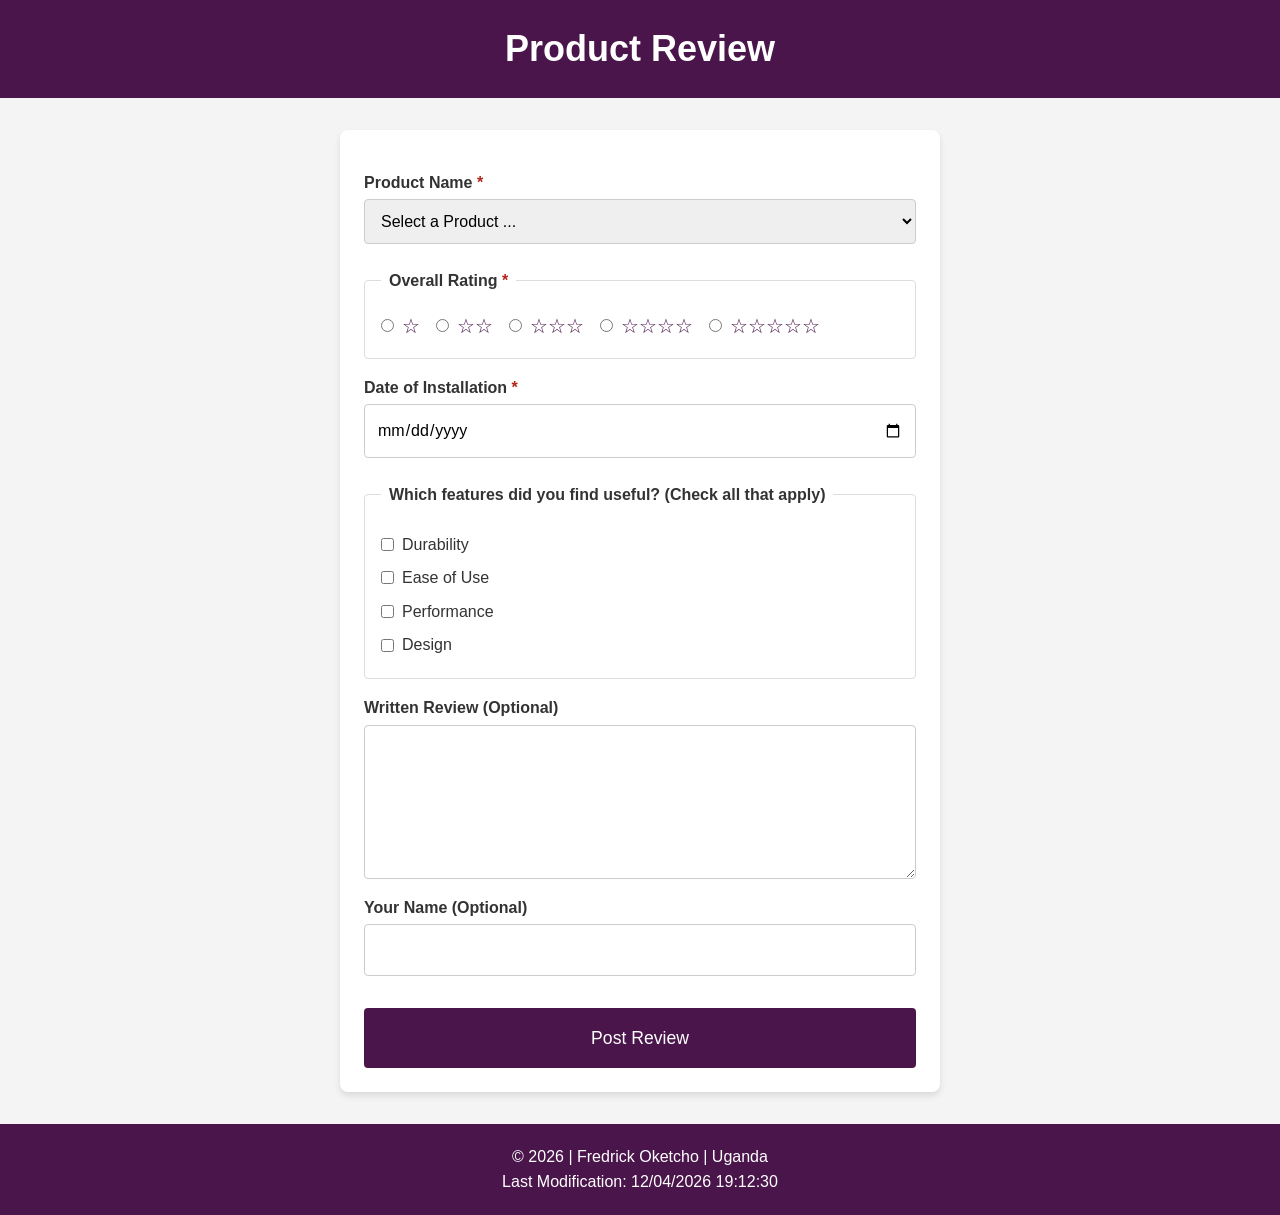
<file: form.html>
<!DOCTYPE html>
<html lang="en">
<head>
    <meta charset="UTF-8">
    <meta name="viewport" content="width=device-width, initial-scale=1.0">
    <meta name="description" content="Use this product review form to rate an item, select useful features, and share your feedback.">
    <meta name="author" content="Fredrick Oketcho">
    <title>Product Review Form</title>
    <link rel="stylesheet" href="styles/form.css">
    <script src="scripts/form.js" defer></script>
</head>
<body>
    <header>
        <h1>Product Review</h1>
    </header>
    <main>
        <form method="get" action="review.html">
            <label for="product-name">Product Name <span class="required">*</span></label>
            <select id="product-name" name="productName" required>
                <option value="" disabled selected>Select a Product ...</option>
            </select>

            <fieldset>
                <legend>Overall Rating <span class="required">*</span></legend>
                <div class="rating-container">
                    <label for="rating-1"><input type="radio" id="rating-1" name="rating" value="1" required><span aria-hidden="true">&#9734;</span><span class="sr-only">1 star</span></label>
                    <label for="rating-2"><input type="radio" id="rating-2" name="rating" value="2" required><span aria-hidden="true">&#9734;&#9734;</span><span class="sr-only">2 stars</span></label>
                    <label for="rating-3"><input type="radio" id="rating-3" name="rating" value="3" required><span aria-hidden="true">&#9734;&#9734;&#9734;</span><span class="sr-only">3 stars</span></label>
                    <label for="rating-4"><input type="radio" id="rating-4" name="rating" value="4" required><span aria-hidden="true">&#9734;&#9734;&#9734;&#9734;</span><span class="sr-only">4 stars</span></label>
                    <label for="rating-5"><input type="radio" id="rating-5" name="rating" value="5" required><span aria-hidden="true">&#9734;&#9734;&#9734;&#9734;&#9734;</span><span class="sr-only">5 stars</span></label>
                </div>
            </fieldset>

            <label for="install-date">Date of Installation <span class="required">*</span></label>
            <input type="date" id="install-date" name="installDate" required>

            <fieldset>
                <legend>Which features did you find useful? (Check all that apply)</legend>
                <label for="feature-durability"><input type="checkbox" id="feature-durability" name="features" value="durability"> Durability</label>
                <label for="feature-ease"><input type="checkbox" id="feature-ease" name="features" value="ease-of-use"> Ease of Use</label>
                <label for="feature-performance"><input type="checkbox" id="feature-performance" name="features" value="performance"> Performance</label>
                <label for="feature-design"><input type="checkbox" id="feature-design" name="features" value="design"> Design</label>
            </fieldset>

            <label for="written-review">Written Review (Optional)</label>
            <textarea id="written-review" name="writtenReview" rows="5"></textarea>

            <label for="user-name">Your Name (Optional)</label>
            <input type="text" id="user-name" name="userName" autocomplete="name">

            <input type="submit" value="Post Review">
        </form>
    </main>
    <footer>
        <p>&copy; <span id="currentyear"></span> | Fredrick Oketcho | Uganda</p>
        <p>Last Modification: <span id="last-modified"></span></p>
    </footer>
</body>
</html>
</file>
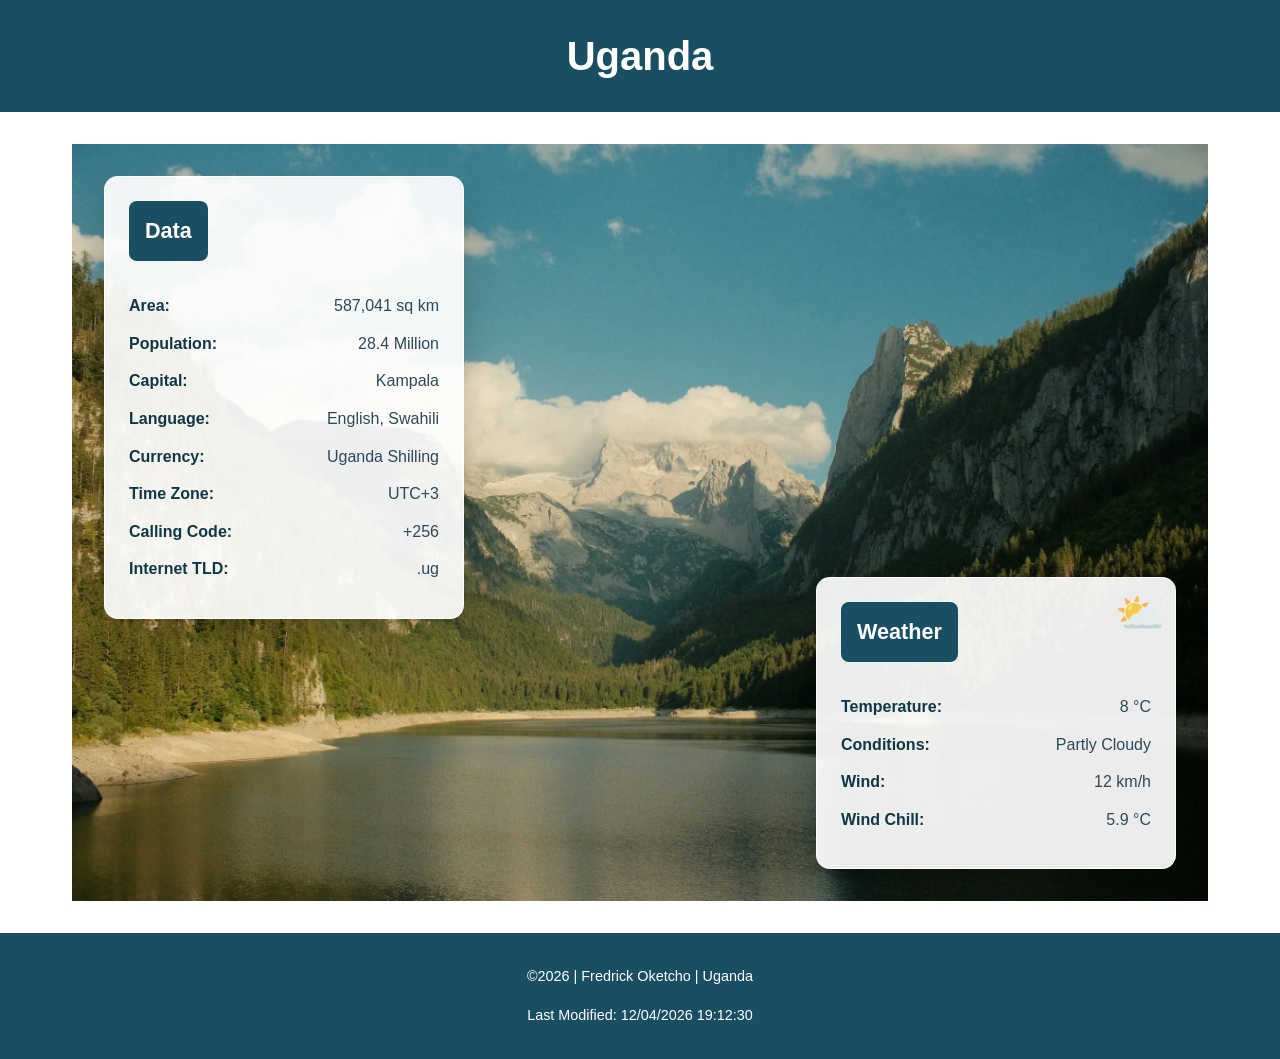
<file: place.html>
<!DOCTYPE html>
<html lang="en">
<head>
    <meta charset="UTF-8">
    <meta name="viewport" content="width=device-width, initial-scale=1.0">
    <meta name="author" content="Fredrick Oketcho">
    <title>Uganda</title>
    <meta name="description" content="An informational page about Uganda featuring local facts and current weather conditions.">
    <link rel="stylesheet" href="styles/place.css">
    <script src="scripts/place.js" defer></script>
</head>
<body>
    <header>
        <h1>Uganda</h1>
    </header>

    <main>
        <div class="hero-container">
            <picture>
                <source srcset="./images/hero-large.webp" media="(min-width: 1200px)">
                <img src="./images/hero-small.webp" srcset="./images/hero-small.webp 600w, ./images/hero-large.webp 1200w" sizes="100vw" alt="Beautiful landscape of Uganda with rolling hills and vegetation" loading="lazy">
            </picture>
 
            <section class="card data-card">
                <h2>Data</h2>
                <ul>
                    <li><span class="label">Area:</span> <span class="value">587,041 sq km</span></li>
                    <li><span class="label">Population:</span> <span class="value">28.4 Million</span></li>
                    <li><span class="label">Capital:</span> <span class="value">Kampala</span></li>
                    <li><span class="label">Language:</span> <span class="value">English, Swahili</span></li>
                    <li><span class="label">Currency:</span> <span class="value">Uganda Shilling</span></li>
                    <li><span class="label">Time Zone:</span> <span class="value">UTC+3</span></li>
                    <li><span class="label">Calling Code:</span> <span class="value">+256</span></li>
                    <li><span class="label">Internet TLD:</span> <span class="value">.ug</span></li>
                </ul>
            </section>

            <section class="card weather-card">
                <h2>Weather</h2>
                <div class="weather-icon-mobile" aria-hidden="true"></div>
                <ul>
                    <li><span class="label">Temperature:</span> <span class="value" id="temp">8 °C</span></li>
                    <li><span class="label">Conditions:</span> <span class="value">Partly Cloudy</span></li>
                    <li><span class="label">Wind:</span> <span class="value" id="wind">12 km/h</span></li>
                    <li><span class="label">Wind Chill:</span> <span class="value" id="wind-chill">N/A</span></li>
                </ul>
            </section>
        </div>
    </main>

    <footer>
        <p>&copy;<span id="currentyear"></span> | Fredrick Oketcho | Uganda</p>
        <p id="lastModified"></p>
    </footer>
</body>
</html>
</file>
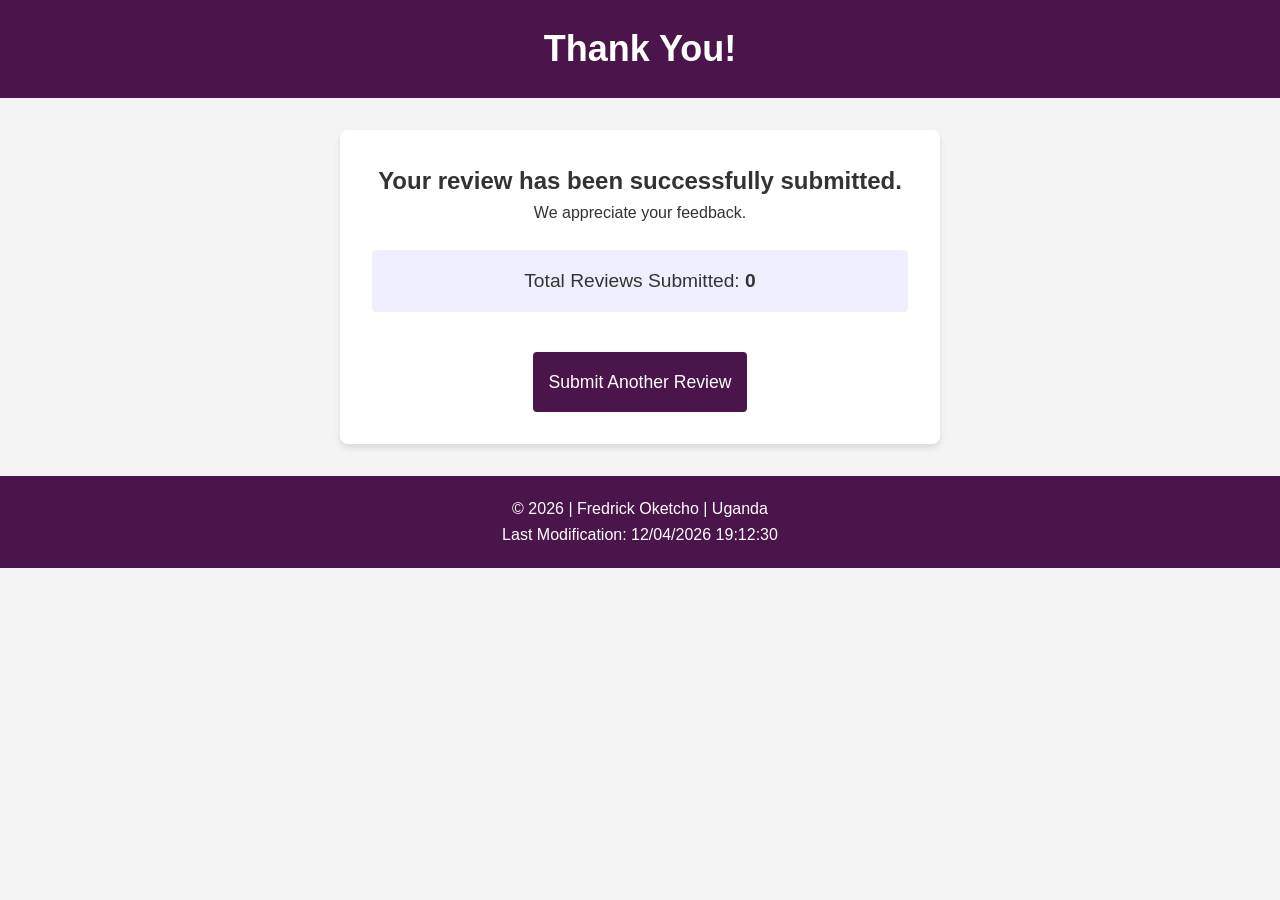
<file: review.html>
<!DOCTYPE html>
<html lang="en">
<head>
    <meta charset="UTF-8">
    <meta name="viewport" content="width=device-width, initial-scale=1.0">
    <meta name="description" content="Confirmation page for a submitted product review, including the total number of reviews received.">
    <meta name="author" content="Fredrick Oketcho">
    <title>Review Submitted</title>
    <link rel="stylesheet" href="styles/form.css">
    <script src="scripts/review.js" defer></script>
</head>
<body>
    <header>
        <h1>Thank You!</h1>
    </header>
    <main class="confirmation">
        <h2>Your review has been successfully submitted.</h2>
        <p>We appreciate your feedback.</p>
        <p class="counter-box">Total Reviews Submitted: <strong id="review-counter">0</strong></p>
        <a class="button-link" href="form.html">Submit Another Review</a>
    </main>
    <footer>
        <p>&copy; <span id="currentyear"></span> | Fredrick Oketcho | Uganda</p>
        <p>Last Modification: <span id="last-modified"></span></p>
    </footer>
</body>
</html>
</file>
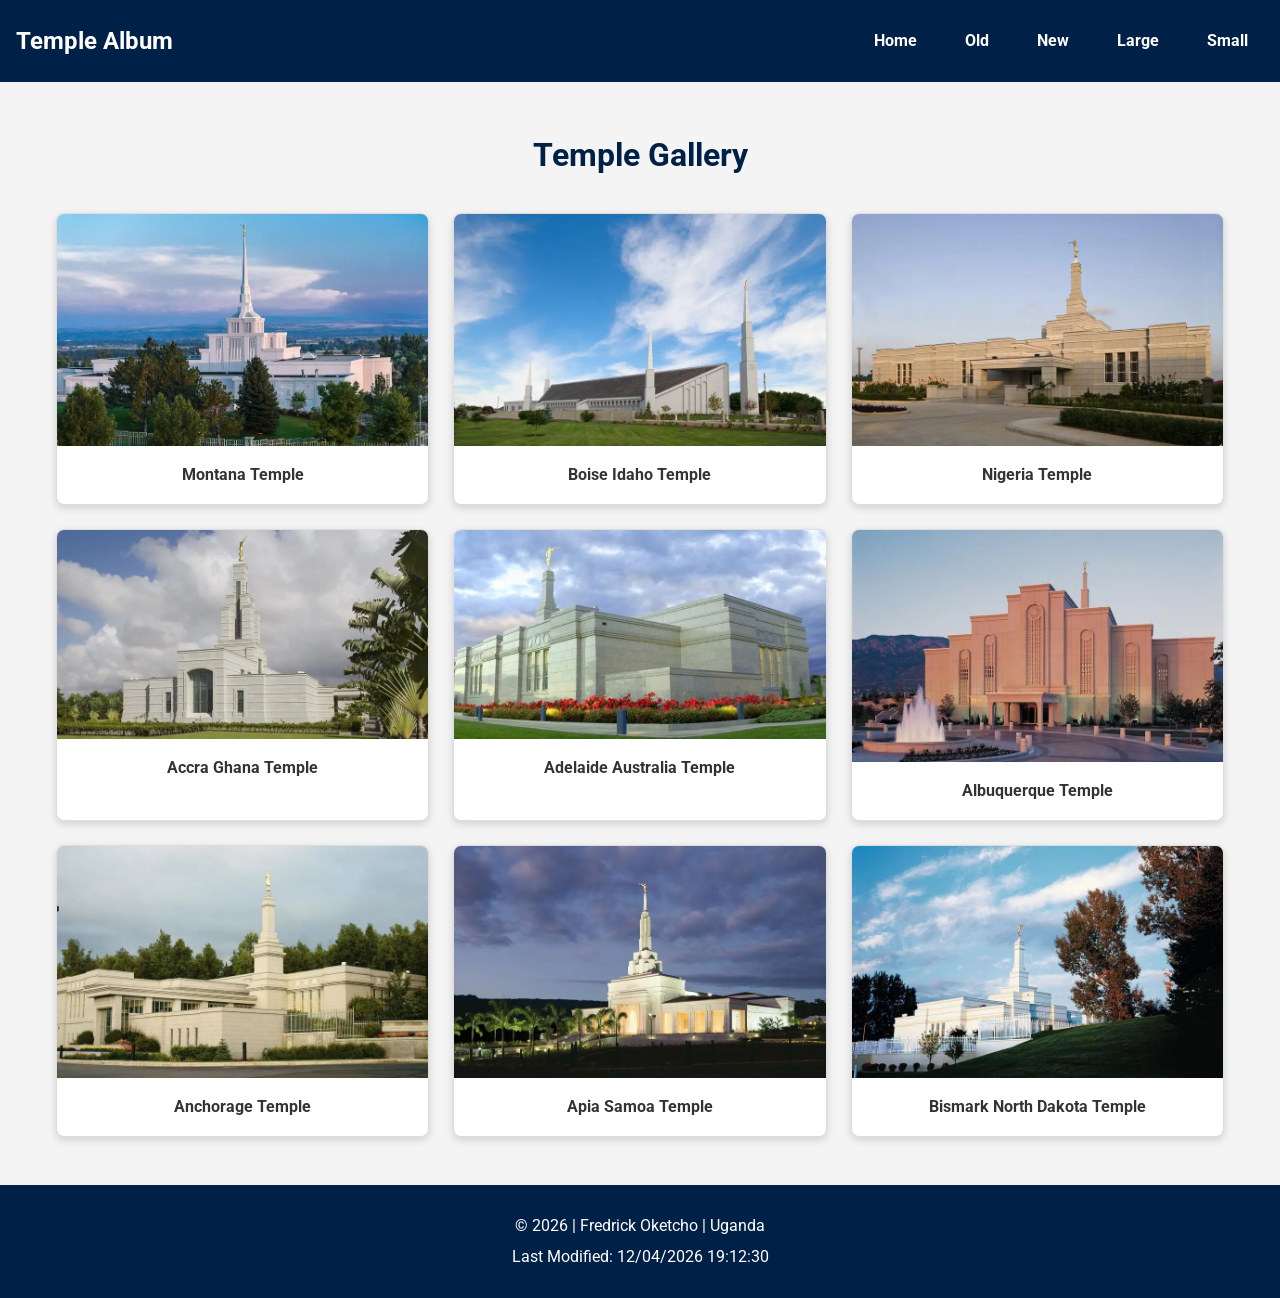
<file: temples.html>
<!DOCTYPE html>
<html lang="en">
<head>
    <meta charset="UTF-8">
    <meta name="viewport" content="width=device-width, initial-scale=1.0">

    <title>Temple Album</title>

    <meta name="description" content="Responsive Temple Picture Album for WDD 131 Dynamic Web Fundamentals">
    <meta name="author" content="Fredrick Oketcho">

    <!-- Google Fonts -->
    <link rel="preconnect" href="https://fonts.googleapis.com">
    <link rel="preconnect" href="https://fonts.gstatic.com" crossorigin>
    <link href="https://fonts.googleapis.com/css2?family=Roboto:wght@400;700&display=swap" rel="stylesheet">

    <!-- CSS -->
    <link rel="stylesheet" href="styles/temples.css">
    <link rel="stylesheet" href="styles/temples-large.css">

    <!-- JavaScript -->
    <script src="scripts/temples.js" defer></script>
</head>

<body>

<header>

    <h2>Temple Album</h2>

    <button id="menu" aria-label="Toggle Navigation"></button>

    <nav id="main-nav">
        <a href="#">Home</a>
        <a href="#">Old</a>
        <a href="#">New</a>
        <a href="#">Large</a>
        <a href="#">Small</a>
    </nav>

</header>

<main>

    <h1>Temple Gallery</h1>

    <div class="gallery-grid">

        <figure>
            <img src="images/billings-montana-temple.webp" alt="Montana Temple">
            <figcaption>Montana Temple</figcaption>
        </figure>

        <figure>
            <img src="images/boise-idaho-temple.webp" alt="Boise Idaho Temple">
            <figcaption>Boise Idaho Temple</figcaption>
        </figure>

        <figure>
            <img src="images/aba-nigeria-temple.webp" alt="Nigeria Temple">
            <figcaption>Nigeria Temple</figcaption>
        </figure>

        <figure>
            <img src="images/accra-ghana-temple.webp" alt="Accra Ghana Temple">
            <figcaption>Accra Ghana Temple</figcaption>
        </figure>

        <figure>
            <img src="images/adelaide-australia-temple.webp" alt="Adelaide Australia Temple">
            <figcaption>Adelaide Australia Temple</figcaption>
        </figure>

        <figure>
            <img src="images/albuquerque-temple.webp" alt="Albuquerque Temple">
            <figcaption>Albuquerque Temple</figcaption>
        </figure>

        <figure>
            <img src="images/anchorage-temple.webp" alt="Anchorage Temple">
            <figcaption>Anchorage Temple</figcaption>
        </figure>

        <figure>
            <img src="images/apia-samoa-temple.webp" alt="Apia Samoa Temple">
            <figcaption>Apia Samoa Temple</figcaption>
        </figure>

        <figure>
            <img src="images/north-dakota-temple.webp" alt="Bismark North Dakota Temple">
            <figcaption>Bismark North Dakota Temple</figcaption>
        </figure>

    </div>

</main>

<footer>
    <p>&copy; <span id="currentyear"></span> | Fredrick Oketcho | Uganda</p>
    <p id="lastModified"></p>
</footer>

</body>
</html>
</file>
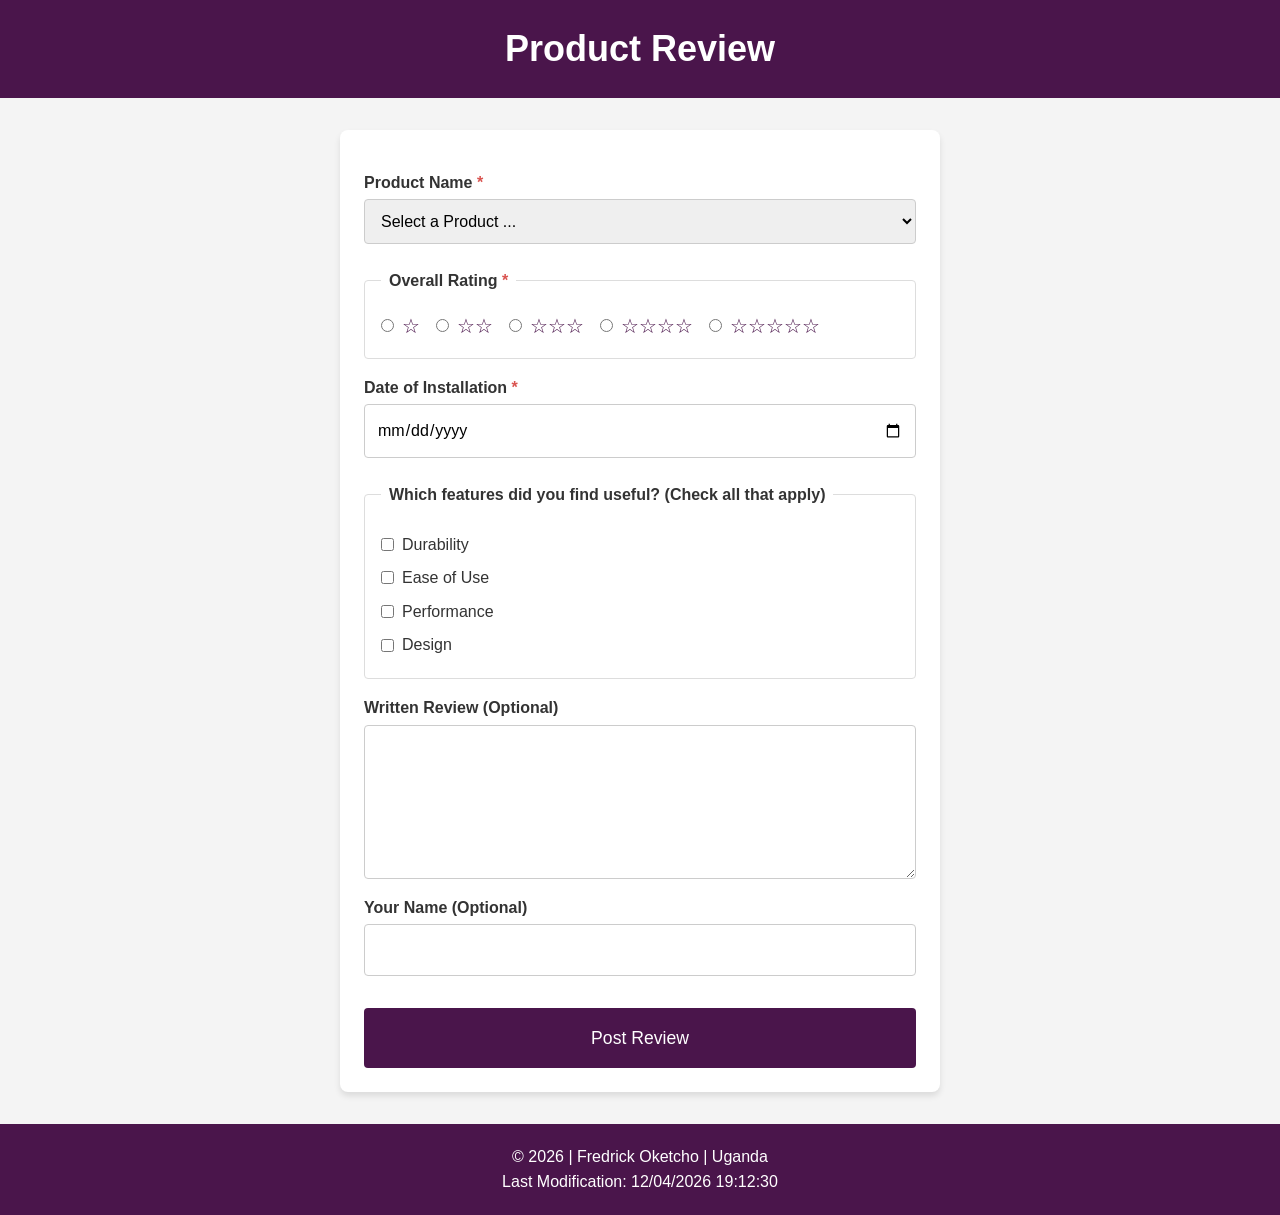
<file: project/form.html>
<!DOCTYPE html>
<html lang="en">
<head>
    <meta charset="UTF-8">
    <meta name="viewport" content="width=device-width, initial-scale=1.0">
    <meta name="description" content="Submit a review for one of our products.">
    <title>Product Review Form</title>
    <link rel="stylesheet" href="styles/form.css">
    <script src="scripts/form.js" defer></script>
</head>
<body>
    <header>
        <h1>Product Review</h1>
    </header>
    <main>
        <form method="get" action="review.html">
            <label for="product-name">Product Name <span class="required">*</span></label>
            <select id="product-name" name="productName" required>
                <option value="" disabled selected>Select a Product ...</option>
            </select>

            <fieldset>
                <legend>Overall Rating <span class="required">*</span></legend>
                <div class="rating-container">
                    <label for="rating-1"><input type="radio" id="rating-1" name="rating" value="1" required><span aria-hidden="true">&#9734;</span><span class="sr-only">1 star</span></label>
                    <label for="rating-2"><input type="radio" id="rating-2" name="rating" value="2"><span aria-hidden="true">&#9734;&#9734;</span><span class="sr-only">2 stars</span></label>
                    <label for="rating-3"><input type="radio" id="rating-3" name="rating" value="3"><span aria-hidden="true">&#9734;&#9734;&#9734;</span><span class="sr-only">3 stars</span></label>
                    <label for="rating-4"><input type="radio" id="rating-4" name="rating" value="4"><span aria-hidden="true">&#9734;&#9734;&#9734;&#9734;</span><span class="sr-only">4 stars</span></label>
                    <label for="rating-5"><input type="radio" id="rating-5" name="rating" value="5"><span aria-hidden="true">&#9734;&#9734;&#9734;&#9734;&#9734;</span><span class="sr-only">5 stars</span></label>
                </div>
            </fieldset>

            <label for="install-date">Date of Installation <span class="required">*</span></label>
            <input type="date" id="install-date" name="installDate" required>

            <fieldset>
                <legend>Which features did you find useful? (Check all that apply)</legend>
                <label for="feature-durability"><input type="checkbox" id="feature-durability" name="features" value="durability"> Durability</label>
                <label for="feature-ease"><input type="checkbox" id="feature-ease" name="features" value="ease-of-use"> Ease of Use</label>
                <label for="feature-performance"><input type="checkbox" id="feature-performance" name="features" value="performance"> Performance</label>
                <label for="feature-design"><input type="checkbox" id="feature-design" name="features" value="design"> Design</label>
            </fieldset>

            <label for="written-review">Written Review (Optional)</label>
            <textarea id="written-review" name="writtenReview" rows="5"></textarea>

            <label for="user-name">Your Name (Optional)</label>
            <input type="text" id="user-name" name="userName" autocomplete="name">

            <input type="submit" value="Post Review">
        </form>
    </main>
    <footer>
        <p>&copy; <span id="currentyear"></span> | Fredrick Oketcho | Uganda</p>
        <p>Last Modification: <span id="last-modified"></span></p>
    </footer>
</body>
</html>
</file>
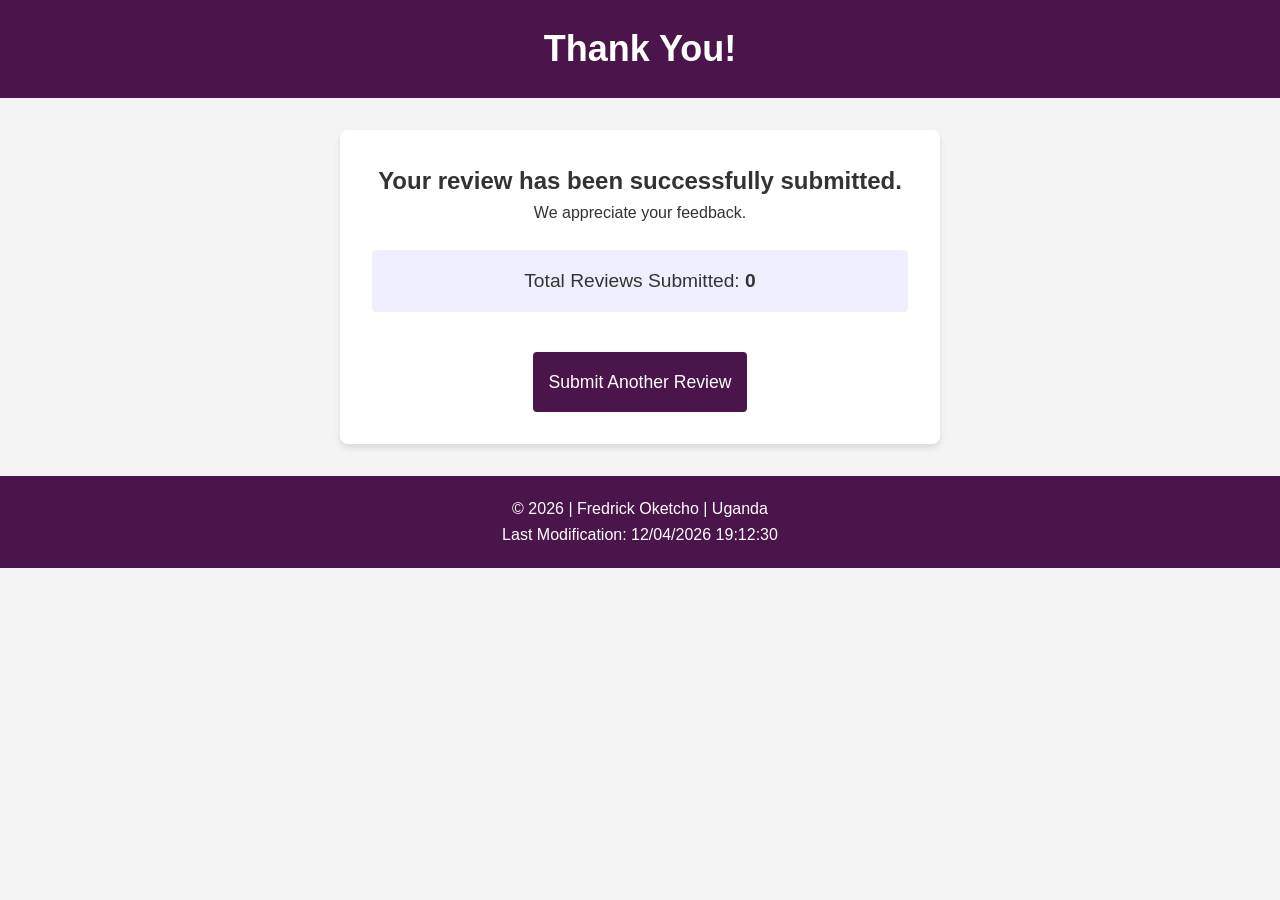
<file: project/review.html>
<!DOCTYPE html>
<html lang="en">
<head>
    <meta charset="UTF-8">
    <meta name="viewport" content="width=device-width, initial-scale=1.0">
    <meta name="description" content="Confirmation that your product review was submitted.">
    <title>Review Submitted</title>
    <link rel="stylesheet" href="styles/form.css">
    <script src="scripts/review.js" defer></script>
</head>
<body>
    <header>
        <h1>Thank You!</h1>
    </header>
    <main class="confirmation">
        <h2>Your review has been successfully submitted.</h2>
        <p>We appreciate your feedback.</p>
        <p class="counter-box">Total Reviews Submitted: <strong id="review-counter">0</strong></p>
        <a class="button-link" href="form.html">Submit Another Review</a>
    </main>
    <footer>
        <p>&copy; <span id="currentyear"></span> | Fredrick Oketcho | Uganda</p>
        <p>Last Modification: <span id="last-modified"></span></p>
    </footer>
</body>
</html>
</file>
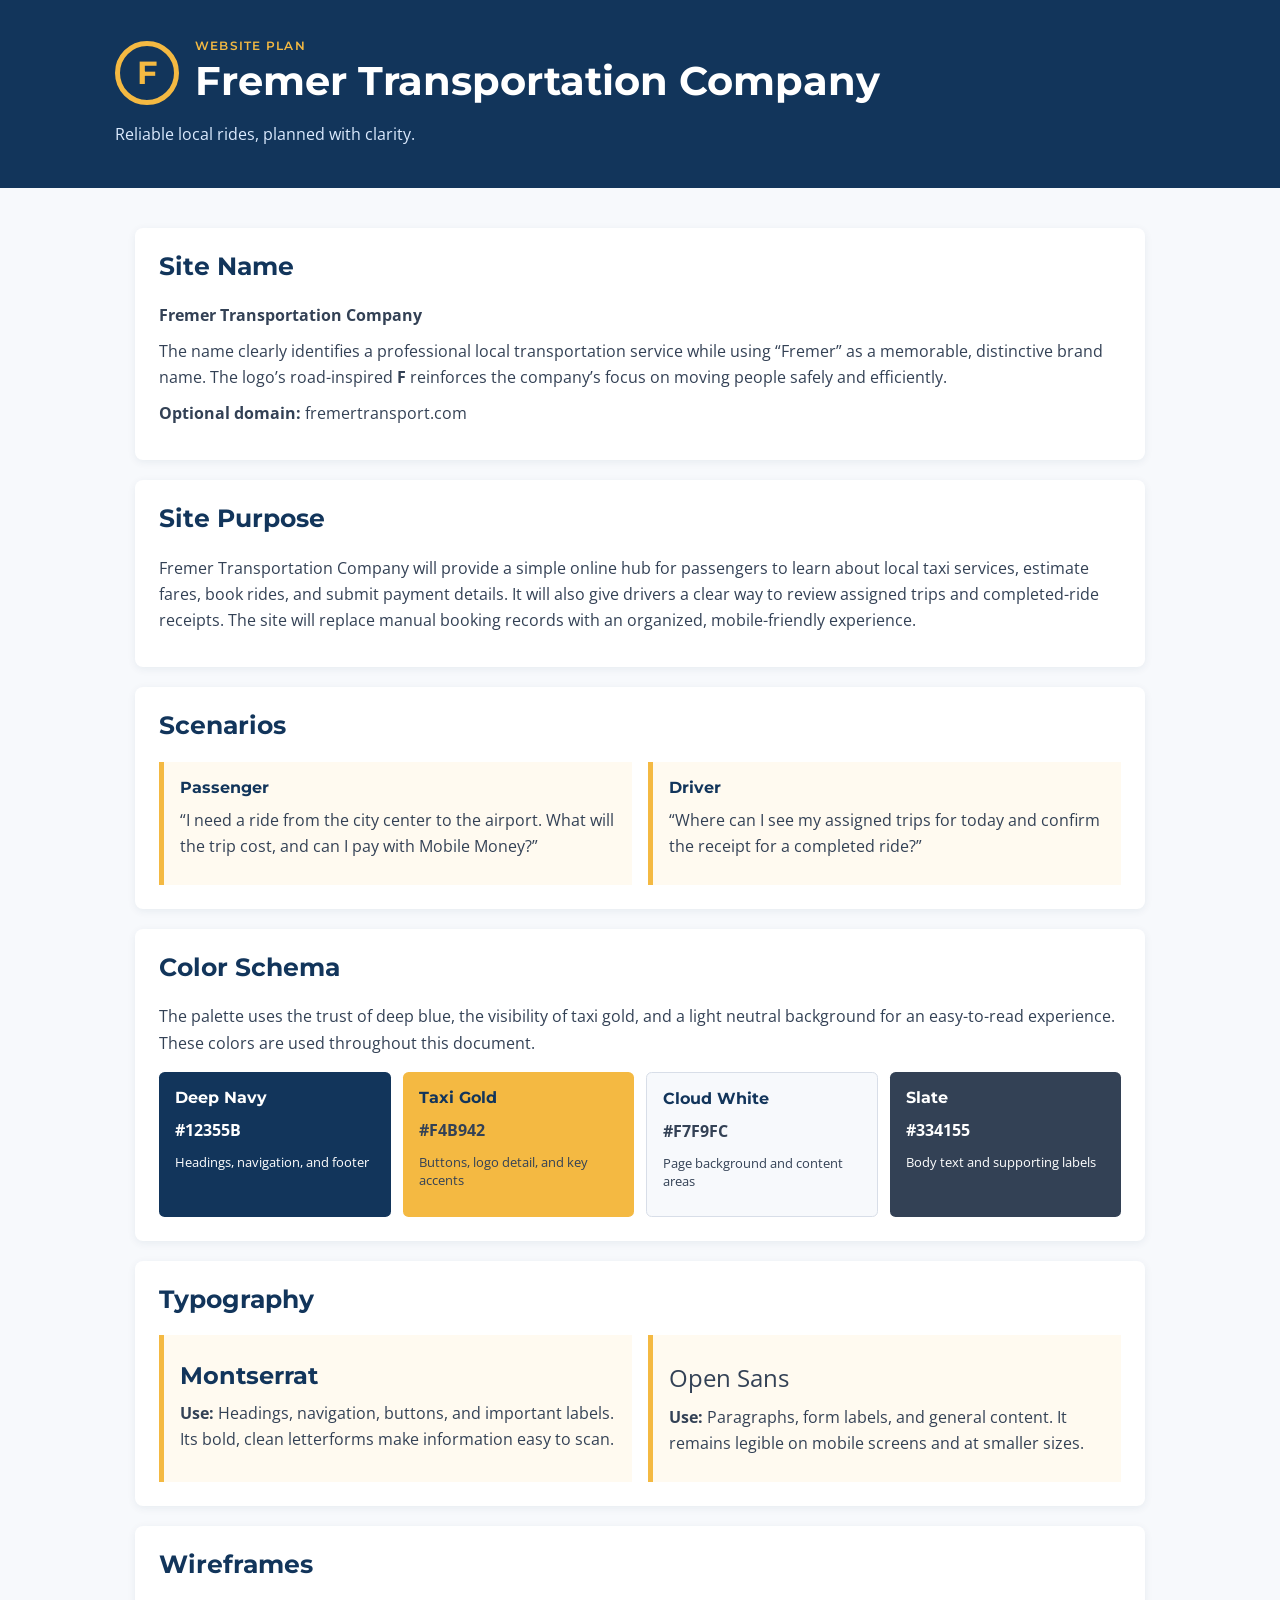
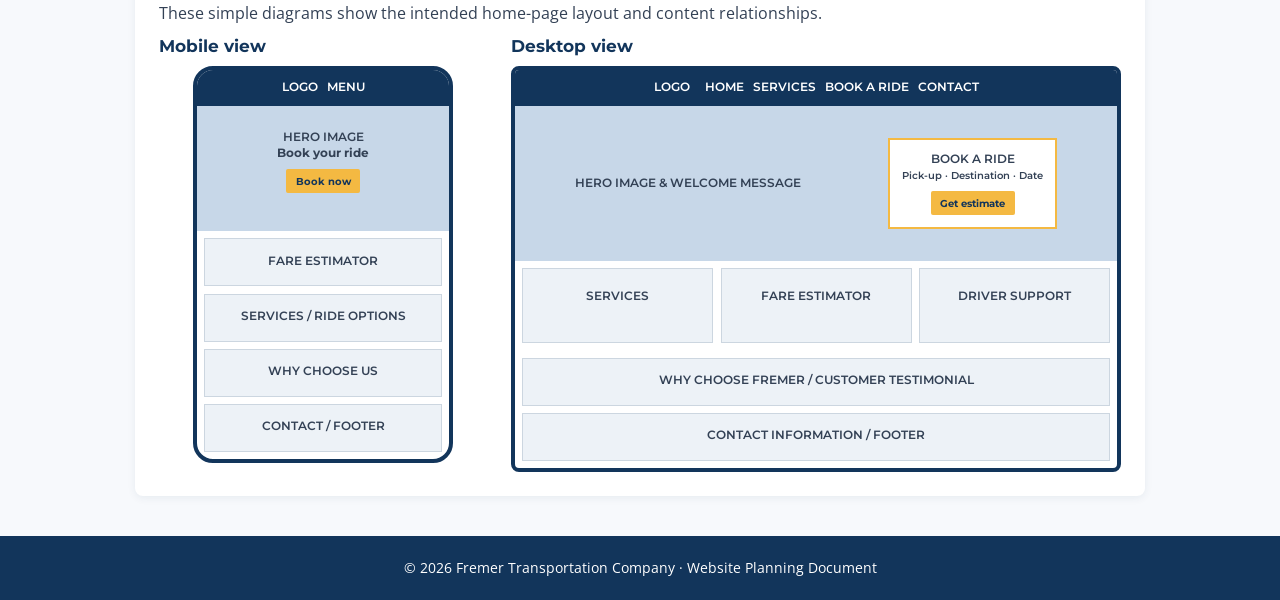
<file: project/siteplan.html>
<!DOCTYPE html>
<html lang="en">
<head>
  <meta charset="UTF-8">
  <meta name="viewport" content="width=device-width, initial-scale=1.0">
  <meta name="description" content="Site plan for Fremer Transportation Company, a local taxi booking and fleet-management platform.">
  <meta name="author" content="Fredrick Oketcho">
  <title>Fremer Transportation Company | Site Plan</title>
  <link rel="preconnect" href="https://fonts.googleapis.com">
  <link rel="preconnect" href="https://fonts.gstatic.com" crossorigin>
  <link href="https://fonts.googleapis.com/css2?family=Montserrat:wght@600;700&family=Open+Sans:wght@400;600&display=swap" rel="stylesheet">
  <link rel="stylesheet" href="styles/siteplan.css">
</head>
<body>
  <header class="site-header">
    <div class="brand">
      <div class="logo" aria-label="Fremer Transportation logo" role="img"><span>F</span></div>
      <div>
        <p class="eyebrow">Website Plan</p>
        <h1>Fremer Transportation Company</h1>
      </div>
    </div>
    <p class="tagline">Reliable local rides, planned with clarity.</p>
  </header>

  <main>
    <section>
      <h2>Site Name</h2>
      <p><strong>Fremer Transportation Company</strong></p>
      <p>The name clearly identifies a professional local transportation service while using “Fremer” as a memorable, distinctive brand name. The logo’s road-inspired <strong>F</strong> reinforces the company’s focus on moving people safely and efficiently.</p>
      <p><strong>Optional domain:</strong> fremertransport.com</p>
    </section>

    <section>
      <h2>Site Purpose</h2>
      <p>Fremer Transportation Company will provide a simple online hub for passengers to learn about local taxi services, estimate fares, book rides, and submit payment details. It will also give drivers a clear way to review assigned trips and completed-ride receipts. The site will replace manual booking records with an organized, mobile-friendly experience.</p>
    </section>

    <section>
      <h2>Scenarios</h2>
      <div class="scenarios">
        <article>
          <h3>Passenger</h3>
          <p>“I need a ride from the city center to the airport. What will the trip cost, and can I pay with Mobile Money?”</p>
        </article>
        <article>
          <h3>Driver</h3>
          <p>“Where can I see my assigned trips for today and confirm the receipt for a completed ride?”</p>
        </article>
      </div>
    </section>

    <section>
      <h2>Color Schema</h2>
      <p>The palette uses the trust of deep blue, the visibility of taxi gold, and a light neutral background for an easy-to-read experience. These colors are used throughout this document.</p>
      <div class="palette">
        <article class="swatch navy"><h3>Deep Navy</h3><p>#12355B</p><small>Headings, navigation, and footer</small></article>
        <article class="swatch gold"><h3>Taxi Gold</h3><p>#F4B942</p><small>Buttons, logo detail, and key accents</small></article>
        <article class="swatch cream"><h3>Cloud White</h3><p>#F7F9FC</p><small>Page background and content areas</small></article>
        <article class="swatch slate"><h3>Slate</h3><p>#334155</p><small>Body text and supporting labels</small></article>
      </div>
    </section>

    <section>
      <h2>Typography</h2>
      <div class="type-samples">
        <div>
          <p class="font-heading">Montserrat</p>
          <p><strong>Use:</strong> Headings, navigation, buttons, and important labels. Its bold, clean letterforms make information easy to scan.</p>
        </div>
        <div>
          <p class="font-body">Open Sans</p>
          <p><strong>Use:</strong> Paragraphs, form labels, and general content. It remains legible on mobile screens and at smaller sizes.</p>
        </div>
      </div>
    </section>

    <section>
      <h2>Wireframes</h2>
      <p>These simple diagrams show the intended home-page layout and content relationships.</p>
      <div class="wireframes">
        <figure>
          <figcaption>Mobile view</figcaption>
          <div class="phone-frame">
            <div class="wf-header">LOGO &nbsp; MENU</div>
            <div class="wf-hero">HERO IMAGE<br><strong>Book your ride</strong><br><button type="button">Book now</button></div>
            <div class="wf-block">FARE ESTIMATOR</div>
            <div class="wf-block">SERVICES / RIDE OPTIONS</div>
            <div class="wf-block">WHY CHOOSE US</div>
            <div class="wf-block">CONTACT / FOOTER</div>
          </div>
        </figure>
        <figure>
          <figcaption>Desktop view</figcaption>
          <div class="desktop-frame">
            <div class="wf-header">LOGO &nbsp;&nbsp;&nbsp; HOME &nbsp; SERVICES &nbsp; BOOK A RIDE &nbsp; CONTACT</div>
            <div class="wf-desktop-hero"><span>HERO IMAGE &amp; WELCOME MESSAGE</span><div class="booking-card">BOOK A RIDE<br><small>Pick-up · Destination · Date</small><br><button type="button">Get estimate</button></div></div>
            <div class="wf-columns"><div>SERVICES</div><div>FARE ESTIMATOR</div><div>DRIVER SUPPORT</div></div>
            <div class="wf-block">WHY CHOOSE FREMER / CUSTOMER TESTIMONIAL</div>
            <div class="wf-block">CONTACT INFORMATION / FOOTER</div>
          </div>
        </figure>
      </div>
    </section>
  </main>

  <footer><p>&copy; 2026 Fremer Transportation Company &middot; Website Planning Document</p></footer>
</body>
</html>
</file>
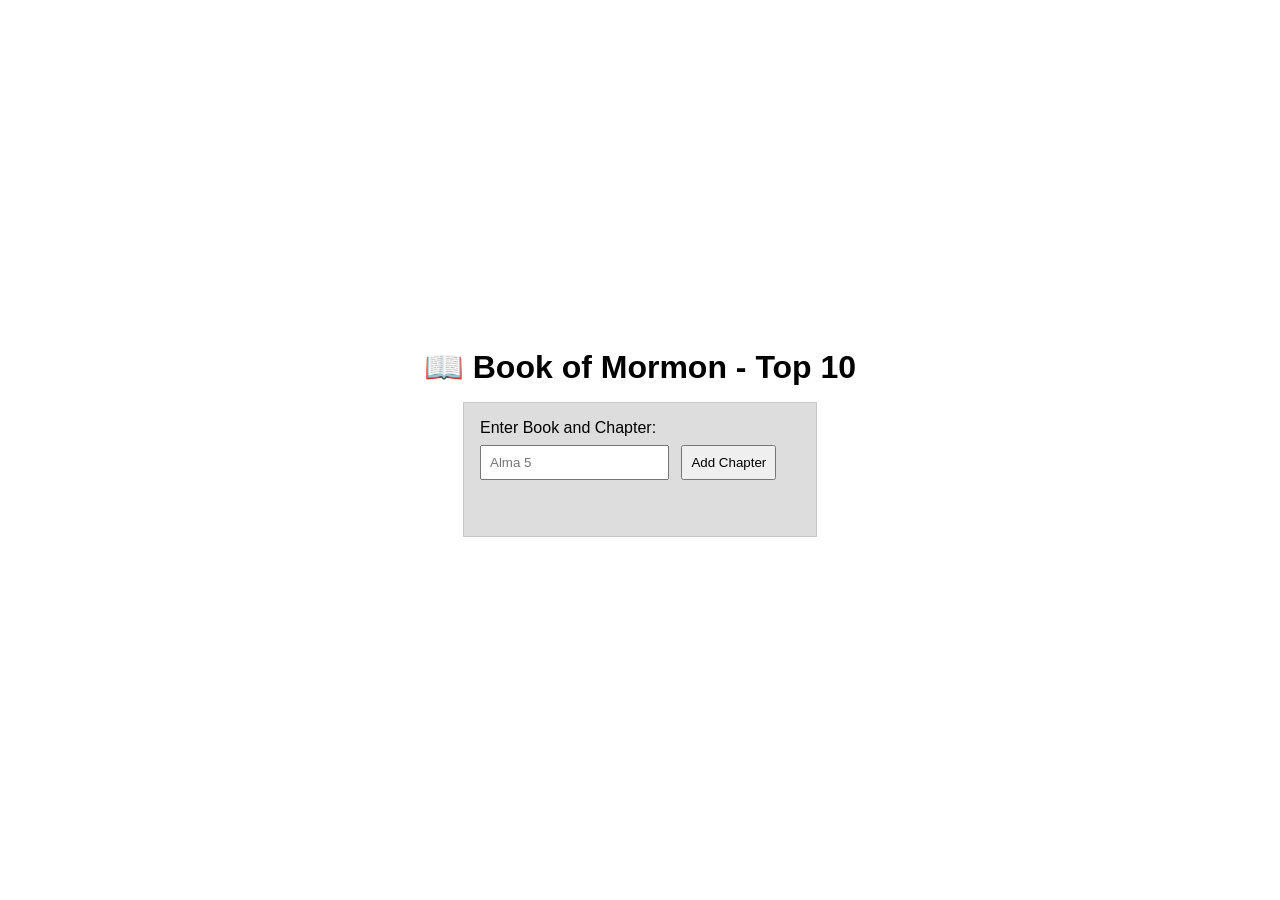
<file: week02/bom.html>
<!DOCTYPE html>
<html lang="en">
<head>
    <meta charset="UTF-8">
    <meta name="viewport" content="width=device-width, initial-scale=1.0">
    <title>Book of Mormon - Top 10</title>
    <meta name="description" content="WDD 131 - Book of Mormon Chapter List Application">
    <link rel="stylesheet" href="styles/bom.css">
</head>
<body>
    <h1>📖 Book of Mormon - Top 10</h1>
    <main>
        <div class="input-container">
            <label for="favchap">Enter Book and Chapter:</label>
            <input type="text" id="favchap" placeholder="Alma 5">
            <button type="submit">Add Chapter</button>
        </div>
        <ul id="list"></ul>
    </main>
    <script src="scripts/bom.js"></script>
</body>
</html>
</file>
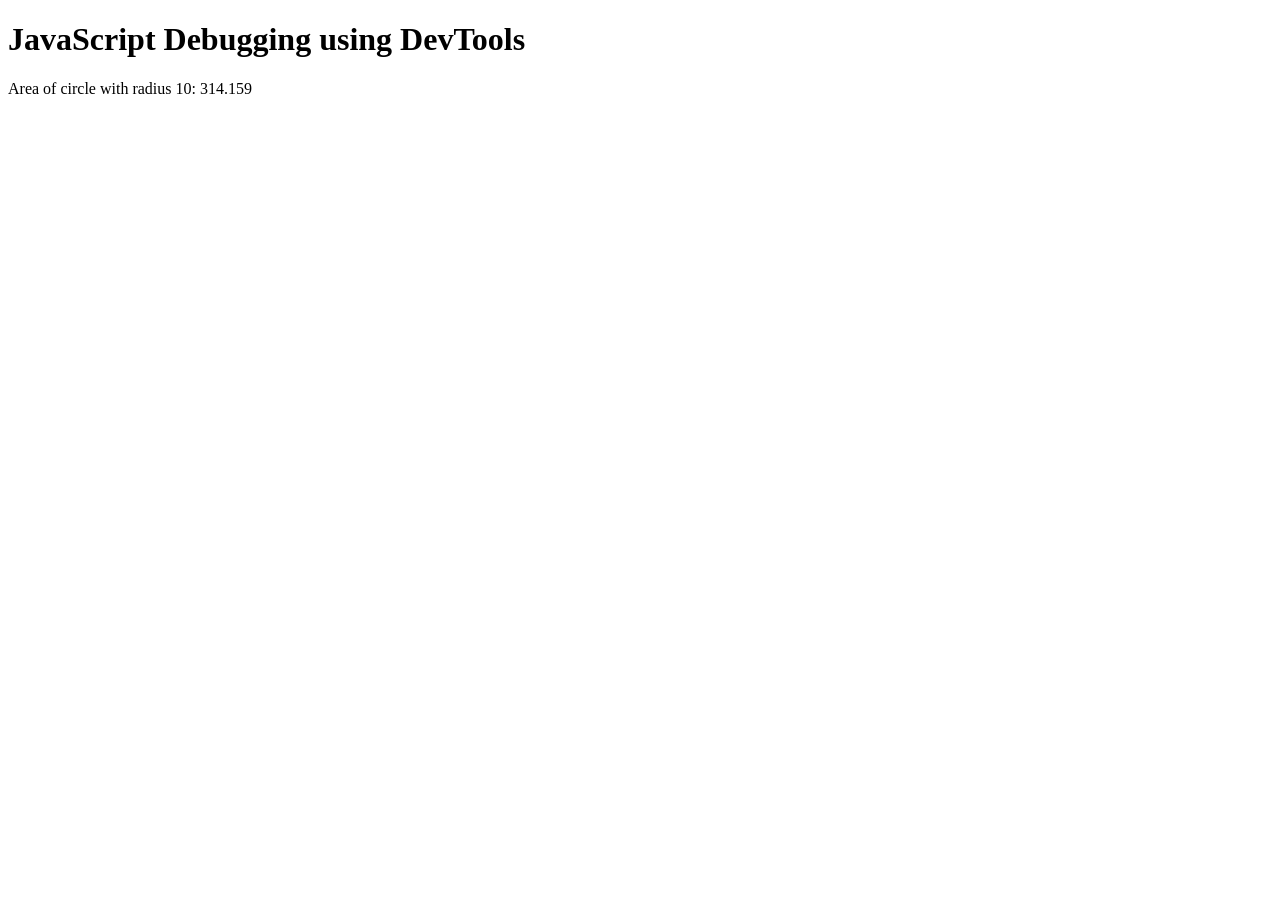
<file: week02/debugging.html>
<!DOCTYPE html>
<html lang="en">
<head>
    <meta charset="UTF-8">
    <meta name="viewport" content="width=device-width, initial-scale=1.0">
    <script src="scripts/debugging.js" defer></script>
    <title>Document</title>
</head>
<body>
    <h1>JavaScript Debugging using DevTools</h1>
    <p>Area of circle with radius <span id="radius"></span>: <span id="area"></span></p>
</body>
</html>
</file>
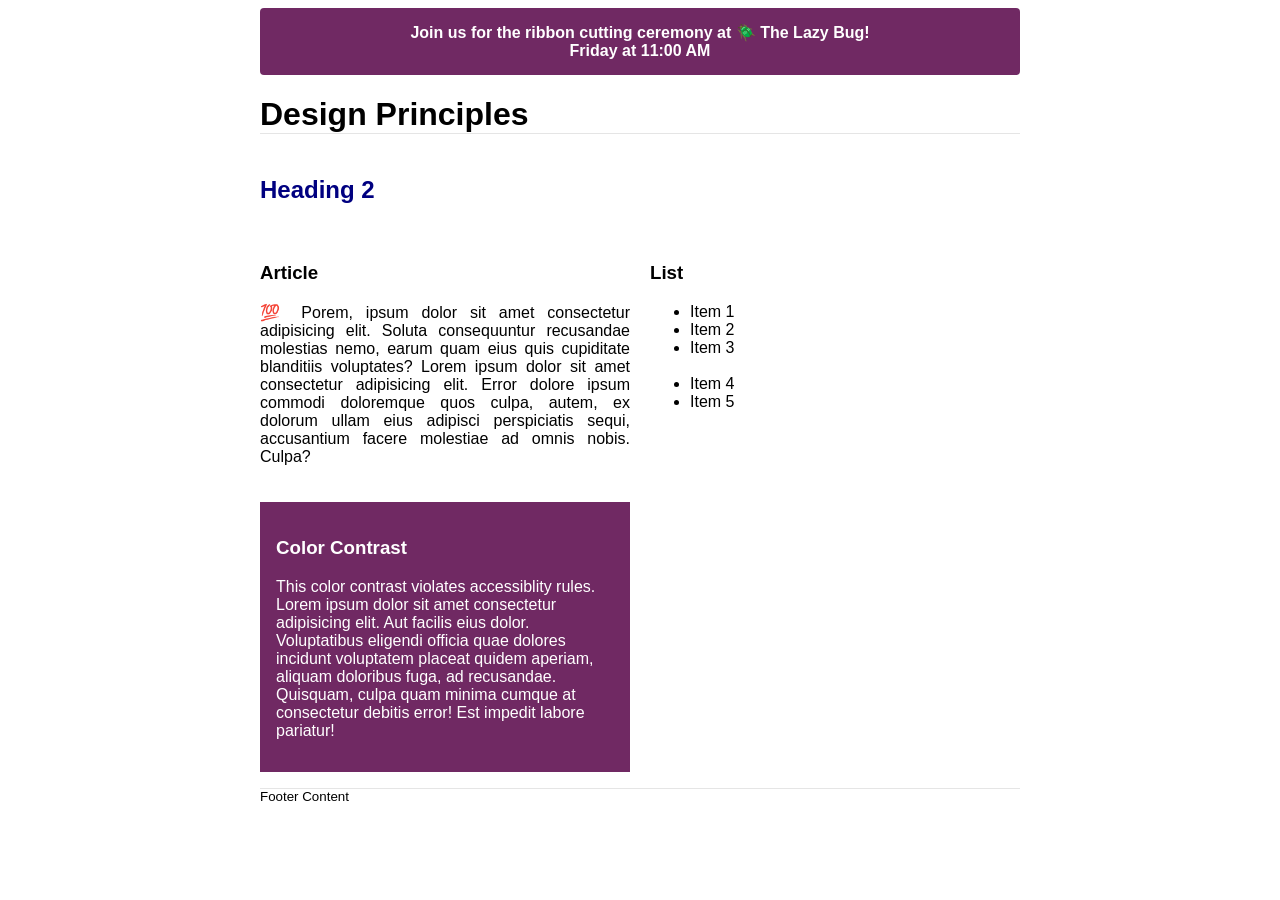
<file: week03/design.html>
<!DOCTYPE html>
<html lang="en">
<head>
    <meta charset="UTF-8">
    <meta name="viewport" content="width=device-width, initial-scale=1.0">
    <link rel="stylesheet" href="styles/design.css">
    <title>Design Principles</title>
</head>
<body>
    <header>
      <div class="banner">
        <p>Join us for the ribbon cutting ceremony at 🪲 The Lazy Bug!</p>
        <p>Friday at 11:00 AM</p>
      </div>
	<!-- <marquee behavior="alternate" direction="right"><br>Join us for the ribbon cutting cermony at 🪲 The Lazy Bug!<br>Friday at 11:00 AM</marquee> -->
	<h1>Design Principles</h1>
</header>
<main>
	<h2>Heading 2</h2>
	<section>
		<h3>Article</h3>
		<article>
			<p>💯 Porem, ipsum dolor sit amet consectetur adipisicing elit. Soluta consequuntur recusandae molestias nemo, earum quam eius quis cupiditate blanditiis voluptates? Lorem ipsum dolor sit amet consectetur adipisicing elit. Error dolore ipsum commodi doloremque quos culpa, autem, ex dolorum ullam eius adipisci perspiciatis sequi, accusantium facere molestiae ad omnis nobis. Culpa?</p>
		</article>
	</section>
	<section>
		<h3>List</h3>
		<ul>
			<li>Item 1</li>
			<li>Item 2</li>
			<li>Item 3<br><br></li>
			<li>Item 4</li>
			<li>Item 5</li>
		</ul>
	</section>
	<div class="callout">
		<h3>Color Contrast</h3>
		<p>This color contrast violates accessiblity rules. Lorem ipsum dolor sit amet consectetur adipisicing elit. Aut facilis eius dolor. Voluptatibus eligendi officia quae dolores incidunt voluptatem placeat quidem aperiam, aliquam doloribus fuga, ad recusandae. Quisquam, culpa quam minima cumque at consectetur debitis error! Est impedit labore pariatur!</p>
	</div>
</main>
<footer>
	Footer Content
</footer>
    
</body>
</html>
</file>
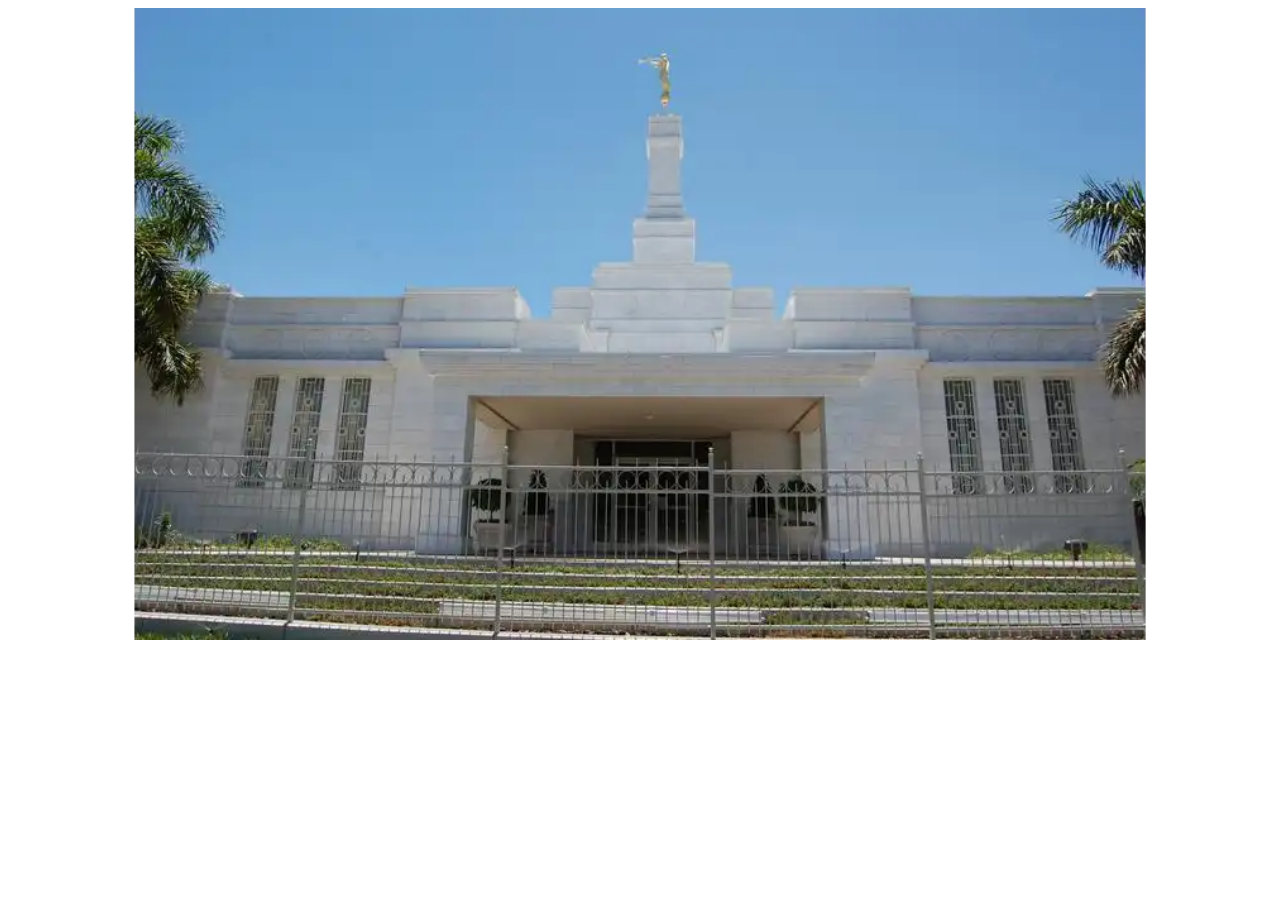
<file: week03/responsive-images.html>
<!DOCTYPE html>
<html lang="en">
<head>
    <meta charset="UTF-8">
    <meta name="viewport" content="width=device-width, initial-scale=1.0">
    <link rel="stylesheet" href="styles/responsive-images.css">
    <title>Responsive Images</title>
</head>
<body>
    <main>
    <div class="hero">
        <picture>
            <source media="(min-width: 1500px)" srcset="images/hero-large.webp">
            <source media="(min-width: 1000px)" srcset="images/hero-medium.webp">
            <img src="images/hero-small.webp" alt="Hermosillo Sonora Mexico Temple" width="500" height="250">
        </picture>
    </div>
</main>
    
</body>
</html>
</file>
<file: styles/form.css>
* {
    box-sizing: border-box;
    margin: 0;
    padding: 0;
}

body {
    min-height: 100vh;
    font-family: Arial, sans-serif;
    line-height: 1.6;
    color: #333;
    background: #f4f4f4;
}

header,
footer {
    padding: 1.25rem;
    color: #fff;
    background: #4a154b;
    text-align: center;
}

header h1 {
    font-size: clamp(1.6rem, 5vw, 2.25rem);
}

footer {
    margin-top: 2rem;
}

main {
    max-width: 600px;
    margin: 2rem auto;
    padding: 1.5rem;
    background: #fff;
    border-radius: 8px;
    box-shadow: 0 4px 6px rgba(0, 0, 0, 0.1);
}

form {
    display: flex;
    flex-direction: column;
}

label {
    margin-top: 1rem;
    margin-bottom: 0.25rem;
    font-weight: bold;
}

input[type="text"],
input[type="date"],
select,
textarea {
    width: 100%;
    padding: 0.75rem;
    border: 1px solid #ccc;
    border-radius: 4px;
    font: inherit;
}

fieldset {
    margin-top: 1.5rem;
    padding: 1rem;
    border: 1px solid #ddd;
    border-radius: 4px;
}

legend {
    padding: 0 0.5rem;
    font-weight: bold;
}

fieldset label {
    display: flex;
    align-items: center;
    gap: 0.5rem;
    margin-top: 0.5rem;
    font-weight: normal;
    cursor: pointer;
}

.rating-container {
    display: flex;
    flex-wrap: wrap;
    gap: 0.5rem 1rem;
}

.rating-container label {
    margin: 0;
    color: #4a154b;
    font-size: 1.25rem;
}

.rating-container input {
    accent-color: #4a154b;
}

.required {
    color: #b42318;
}

input[type="submit"],
.button-link {
    margin-top: 2rem;
    padding: 1rem;
    border: 0;
    border-radius: 4px;
    color: #fff;
    background: #4a154b;
    font: inherit;
    font-size: 1.1rem;
    text-align: center;
    text-decoration: none;
    cursor: pointer;
    transition: background 0.2s ease;
}

input[type="submit"]:hover,
.button-link:hover {
    background: #350d36;
}

input:focus,
select:focus,
textarea:focus,
.button-link:focus {
    outline: 3px solid #f4b942;
    outline-offset: 2px;
}

.counter-box {
    margin: 1.5rem 0;
    padding: 1rem;
    border-radius: 4px;
    background: #eef;
    font-size: 1.2rem;
}

.confirmation {
    padding: 2rem;
    text-align: center;
}

.confirmation .button-link {
    display: inline-block;
    margin-top: 1rem;
}

.sr-only {
    position: absolute;
    width: 1px;
    height: 1px;
    padding: 0;
    margin: -1px;
    overflow: hidden;
    clip: rect(0, 0, 0, 0);
    white-space: nowrap;
    border: 0;
}

@media (max-width: 640px) {
    main {
        margin: 1rem;
        padding: 1rem;
    }

    .rating-container {
        display: grid;
        grid-template-columns: repeat(2, minmax(0, 1fr));
    }
}
</file>
<file: styles/place.css>
:root {
    --primary-color: #1a4f63;
    --background-color: #ffffff;
    --secondary-color: rgba(255,255,255,0.95);
    --secondary-color-alt: rgba(255,255,255,0.92);
    --card-border: rgba(72, 169, 166, 0.35);
    --card-border-alt: rgba(255, 255, 255, 0.85);
    --accent-color: #48a9a6;
    --text-color: #1f2937;
    --text-muted: #2f4858;
    --text-label: #103744;
    --heading-font: 'Segoe UI', Tahoma, Geneva, Verdana, sans-serif;
    --body-font: Arial, sans-serif;
}

* {
    box-sizing: border-box;
    margin: 0;
    padding: 0;
}

html, body {
    width: 100%;
    overflow-x: hidden;
}

img, picture {
    max-width: 100%;
    height: auto;
    display: block;
}

section.card {
    width: auto;
    margin: 1rem 0;
}

body {
    font-family: var(--body-font);
    color: var(--text-color);
    line-height: 1.6;
    background-color: var(--background-color);
}


header, footer {
    display: flex;
    flex-direction: column;
    align-items: center;
    justify-content: center;
    width: 100%;
    box-sizing: border-box;
    background-color: var(--primary-color);
    color: var(--background-color);
    text-align: center;
    padding: 1.5rem;
}

header h1 {
    font-family: var(--heading-font);
    font-size: 1.8rem;
    margin: 0;
}

footer p {
    font-size: 0.9rem;
    margin: 0.5rem 0;
}


main {
    width: 100%;
    max-width: 1200px;
    margin: 0 auto;
    padding: 1rem;
    display: flex;
    flex-direction: column;
    gap: 1.5rem; 
    align-items: center;
    box-sizing: border-box;
    min-width: 0;
}


.hero-container {
    width: 100%;
    position: relative;
    display: flex;
    flex-direction: column;
    gap: 1rem;
    overflow: hidden;
    min-height: 260px;
}

.hero-container img {
    width: 100%;
    max-width: none;
    height: auto;
    display: block;
    border-radius: 0;
    box-shadow: none;
}

.hero-container .card {
    position: relative;
    width: auto;
    max-width: 700px;
    margin: 0 auto;
    background-color: var(--secondary-color);
    border: 1px solid var(--card-border-alt);
    box-shadow: 0 8px 20px rgba(0,0,0,0.12);
}

.data-card,
.weather-card {
    width: 100%;
}


.card {
    width: auto;
    max-width: 700px;
    background-color: var(--secondary-color);
    border: 1px solid var(--card-border);
    border-radius: 14px;
    padding: 1.5rem;
    box-shadow: 0 12px 28px rgba(0,0,0,0.12);
    position: relative;
}

.card h2 {
    font-family: var(--heading-font);
    color: var(--background-color);
    margin-bottom: 1rem;
    background-color: var(--primary-color);
    padding: 0.8rem 1rem;
    border-radius: 8px;
    display: inline-block;
    border-bottom: none;
}

.card ul {
    margin-top: 1rem;
    list-style: none;
}

.card li {
    margin-bottom: 0.75rem;
    display: flex;
    justify-content: space-between; 
    gap: 1rem;
}

.label {
    font-weight: 700;
    color: var(--text-label);
}

.value {
    color: var(--text-muted);
}


.weather-icon-mobile {
    display: block;
    width: 64px;
    height: 64px;
    margin: 0 auto 1rem auto;
    background: url('../images/weather-icon.svg') no-repeat center/contain;
}


@media (min-width: 768px) {
    main {
        max-width: 1200px;
        margin: 2rem auto;
        padding: 0 2rem;
        display: block;
    }

    .hero-container {
        min-height: 68vh;
        max-height: 900px;
        width: 100%;
    }

    .hero-container picture,
    .hero-container img {
        width: 100%;
        height: 100%;
        object-fit: cover;
    }

    .hero-container .card {
        position: absolute;
        margin: 0;
        width: min(360px, calc(100% - 3rem));
        max-width: 360px;
        background-color: rgba(255, 255, 255, 0.92);
        border: 1px solid rgba(255,255,255,0.85);
        box-shadow: 0 18px 36px rgba(0,0,0,0.18);
    }

    .data-card {
        top: 2rem;
        left: 2rem;
    }

    .weather-card {
        bottom: 2rem;
        right: 2rem;
    }

    .card h2 {
        font-size: 1.35rem;
    }

    .card li {
        font-size: 1rem;
    }

    header h1 {
        font-size: 2.5rem;
    }

    .weather-icon-mobile {
        display: none;
    }

    .weather-card::after {
        content: "⛅";
        position: absolute;
        top: 15px;
        right: 15px;
        width: 40px;
        height: 40px;
        font-size: 2.5rem;
        display: flex;
        align-items: center;
        justify-content: center;
        opacity: 0.8;
    }
}
</file>
<file: styles/temples.css>
/* ==============================
   WDD 131 - Temple Album
   Mobile-First Stylesheet
============================== */

/* ---------- CSS Variables ---------- */

:root {
    --primary-color: #002147;
    --secondary-color: #d4af37;
    --background-color: #f4f4f4;
    --text-color: #333333;
    --white: #ffffff;
}

/* ---------- Reset ---------- */

* {
    margin: 0;
    padding: 0;
    box-sizing: border-box;
}

/* ---------- Body ---------- */

body {
    font-family: "Roboto", sans-serif;
    background-color: var(--background-color);
    color: var(--text-color);
    line-height: 1.6;
}

/* ---------- Header ---------- */

header {
    background-color: var(--primary-color);
    color: var(--white);

    display: flex;
    justify-content: space-between;
    align-items: center;
    flex-wrap: wrap;

    padding: 1rem;
}

header h1,
header h2 {
    font-size: 1.5rem;
}

/* ---------- Hamburger Button ---------- */

#menu {
    background: none;
    border: none;
    color: var(--white);
    font-size: 2rem;
    cursor: pointer;
    padding: 0.25rem;
}

#menu::before {
    content: "☰";
}

#menu.open::before {
    content: "✖";
}

/* ---------- Navigation ---------- */

nav {
    display: none;
    flex-direction: column;
    width: 100%;
    margin-top: 1rem;
}

nav.open {
    display: flex;
}

nav a {
    display: block;
    text-decoration: none;
    color: var(--white);
    padding: 0.75rem;
    text-align: center;
    font-weight: bold;
    transition: background-color 0.3s ease, color 0.3s ease;
}

nav a:hover {
    background-color: var(--secondary-color);
    color: var(--primary-color);
}

/* ---------- Main ---------- */

main {
    max-width: 900px;
    margin: 2rem auto;
    padding: 1rem;
}

main h1 {
    text-align: center;
    color: var(--primary-color);
    margin-bottom: 2rem;
}

/* ---------- Gallery ---------- */

.gallery-grid {
    display: grid;
    grid-template-columns: 1fr;
    gap: 1.5rem;
}

/* ---------- Figure ---------- */

figure {
    background-color: var(--white);
    border: 1px solid #dddddd;
    border-radius: 8px;
    overflow: hidden;
    box-shadow: 0 3px 8px rgba(0, 0, 0, 0.15);
}

figure img {
    width: 100%;
    height: auto;
    display: block;
}

figcaption {
    padding: 1rem;
    text-align: center;
    font-weight: bold;
}

/* ---------- Footer ---------- */

footer {
    background-color: var(--primary-color);
    color: var(--white);
    text-align: center;
    padding: 1.5rem;
    margin-top: 2rem;
}

footer p {
    margin: 0.3rem 0;
}
</file>
<file: styles/temples-large.css>
/* ======================================
   WDD 131 - Temple Album
   Desktop Styles (768px and larger)
====================================== */

@media (min-width: 768px) {

    /* Hide the hamburger menu */
    #menu {
        display: none;
    }

    /* Keep the header on one line */
    header {
        flex-wrap: nowrap;
    }

    /* Display navigation horizontally */
    nav {
        display: flex;
        flex-direction: row;
        justify-content: flex-end;
        align-items: center;
        width: auto;
        margin-top: 0;
        gap: 1rem;
    }

    /* Navigation link spacing */
    nav a {
        padding: 0.75rem 1rem;
    }

    /* Center and widen the main content */
    main {
        max-width: 1200px;
    }

    /* Display gallery in three columns */
    .gallery-grid {
        grid-template-columns: repeat(3, 1fr);
    }
}
</file>
<file: project/styles/form.css>
* {
    box-sizing: border-box;
    margin: 0;
    padding: 0;
}

body {
    min-height: 100vh;
    font-family: Arial, sans-serif;
    line-height: 1.6;
    color: #333;
    background: #f4f4f4;
}

header,
footer {
    padding: 1.25rem;
    color: #fff;
    background: #4a154b;
    text-align: center;
}

header h1 {
    font-size: clamp(1.6rem, 5vw, 2.25rem);
}

footer {
    margin-top: 2rem;
}

main {
    max-width: 600px;
    margin: 2rem auto;
    padding: 1.5rem;
    background: #fff;
    border-radius: 8px;
    box-shadow: 0 4px 6px rgba(0, 0, 0, 0.1);
}

form {
    display: flex;
    flex-direction: column;
}

label {
    margin-top: 1rem;
    margin-bottom: 0.25rem;
    font-weight: bold;
}

input[type="text"],
input[type="date"],
select,
textarea {
    width: 100%;
    padding: 0.75rem;
    border: 1px solid #ccc;
    border-radius: 4px;
    font: inherit;
}

fieldset {
    margin-top: 1.5rem;
    padding: 1rem;
    border: 1px solid #ddd;
    border-radius: 4px;
}

legend {
    padding: 0 0.5rem;
    font-weight: bold;
}

fieldset label {
    display: flex;
    align-items: center;
    gap: 0.5rem;
    margin-top: 0.5rem;
    font-weight: normal;
    cursor: pointer;
}

.rating-container {
    display: flex;
    flex-wrap: wrap;
    gap: 0.5rem 1rem;
}

.rating-container label {
    margin: 0;
    color: #4a154b;
    font-size: 1.25rem;
}

.rating-container input {
    accent-color: #4a154b;
}

.required {
    color: #d9534f;
}

input[type="submit"],
.button-link {
    margin-top: 2rem;
    padding: 1rem;
    border: 0;
    border-radius: 4px;
    color: #fff;
    background: #4a154b;
    font: inherit;
    font-size: 1.1rem;
    text-align: center;
    text-decoration: none;
    cursor: pointer;
    transition: background 0.2s ease;
}

input[type="submit"]:hover,
.button-link:hover {
    background: #350d36;
}

input[type="submit"]:focus-visible,
.button-link:focus-visible,
input:focus-visible,
select:focus-visible,
textarea:focus-visible {
    outline: 3px solid #f4b942;
    outline-offset: 2px;
}

.counter-box {
    margin: 1.5rem 0;
    padding: 1rem;
    border-radius: 4px;
    background: #eef;
    font-size: 1.2rem;
}

.confirmation {
    padding: 2rem;
    text-align: center;
}

.confirmation .button-link {
    display: inline-block;
    margin-top: 1rem;
}

.sr-only {
    position: absolute;
    width: 1px;
    height: 1px;
    padding: 0;
    margin: -1px;
    overflow: hidden;
    clip: rect(0, 0, 0, 0);
    white-space: nowrap;
    border: 0;
}

@media (max-width: 640px) {
    main {
        margin: 1rem;
        padding: 1rem;
    }

    .rating-container {
        display: grid;
        grid-template-columns: repeat(2, minmax(0, 1fr));
    }
}
</file>
<file: project/styles/siteplan.css>
:root {
  --navy: #12355b;
  --gold: #f4b942;
  --cloud: #f7f9fc;
  --slate: #334155;
  --white: #ffffff;
  --heading-font: "Montserrat", Arial, sans-serif;
  --body-font: "Open Sans", Arial, sans-serif;
}

* { box-sizing: border-box; }

body { margin: 0; color: var(--slate); background: var(--cloud); font-family: var(--body-font); line-height: 1.65; }
.site-header { padding: 2.5rem 1.25rem; color: var(--white); background: var(--navy); }
.brand, main, footer { max-width: 1050px; margin: 0 auto; }
.brand { display: flex; align-items: center; gap: 1rem; }
.logo { display: grid; width: 64px; height: 64px; place-items: center; border: 5px solid var(--gold); border-radius: 50%; color: var(--gold); font: 700 2rem/1 var(--heading-font); }
.eyebrow { margin: 0; color: var(--gold); font: 600 .78rem/1 var(--heading-font); letter-spacing: .1em; text-transform: uppercase; }
h1, h2, h3 { color: var(--navy); font-family: var(--heading-font); line-height: 1.2; }
h1 { margin: .3rem 0 0; color: var(--white); font-size: clamp(1.7rem, 4vw, 2.5rem); }
h2 { margin-top: 0; font-size: 1.55rem; }
h3 { margin: 0 0 .4rem; font-size: 1rem; }
.tagline { max-width: 1050px; margin: 1rem auto 0; color: #dbeafe; }
main { padding: 1.25rem; }
section { margin: 1.25rem 0; padding: 1.5rem; background: var(--white); border-radius: .5rem; box-shadow: 0 2px 8px #12355b12; }
p { margin: .6rem 0; }
.scenarios, .type-samples { display: grid; gap: 1rem; grid-template-columns: repeat(auto-fit, minmax(230px, 1fr)); }
.scenarios article, .type-samples > div { padding: 1rem; border-left: 5px solid var(--gold); background: #fffaf0; }
.palette { display: grid; gap: .75rem; grid-template-columns: repeat(auto-fit, minmax(180px, 1fr)); margin-top: 1rem; }
.swatch { min-height: 145px; padding: 1rem; border-radius: .35rem; }
.swatch p { font-weight: 700; }.swatch small { display: block; line-height: 1.35; }
.navy { color: var(--white); background: var(--navy); }.navy h3 { color: var(--white); }
.gold { background: var(--gold); }.cream { border: 1px solid #d8dee8; background: var(--cloud); }.slate { color: var(--white); background: var(--slate); }.slate h3 { color: var(--white); }
.font-heading { font: 700 1.5rem var(--heading-font); color: var(--navy); }.font-body { font: 1.5rem var(--body-font); }
.wireframes { display: grid; gap: 1.5rem; grid-template-columns: minmax(0, .7fr) minmax(0, 1.3fr); align-items: start; }
figure { margin: 0; } figcaption { margin-bottom: .6rem; color: var(--navy); font: 700 1.05rem var(--heading-font); }
.phone-frame, .desktop-frame { overflow: hidden; border: 4px solid var(--navy); background: var(--white); color: var(--slate); font: 600 .72rem/1.35 var(--heading-font); text-align: center; }
.phone-frame { max-width: 260px; margin: auto; border-radius: 20px; }.desktop-frame { border-radius: 8px; }
.wf-header { padding: .65rem; color: var(--white); background: var(--navy); }.wf-hero, .wf-desktop-hero { min-height: 125px; padding: 1rem; background: #c7d7e8; }.wf-hero { padding-top: 1.5rem; }.wf-block { min-height: 48px; margin: .45rem; padding: .9rem .4rem; background: #edf2f7; border: 1px solid #ccd6e0; }
.wf-desktop-hero { display: flex; align-items: center; justify-content: space-around; min-height: 155px; }.booking-card { padding: .75rem; background: var(--white); border: 2px solid var(--gold); }.wf-columns { display: grid; gap: .45rem; grid-template-columns: repeat(3, 1fr); padding: .45rem; }.wf-columns div { min-height: 75px; padding: 1.2rem .35rem; background: #edf2f7; border: 1px solid #ccd6e0; }
button { margin-top: .5rem; padding: .35rem .6rem; border: 0; border-radius: 2px; color: var(--navy); background: var(--gold); font: 700 .65rem var(--heading-font); }
footer { max-width: none; padding: 1.25rem; color: var(--white); background: var(--navy); text-align: center; font-size: .9rem; }
footer p { max-width: 1050px; margin: 0 auto; }

@media (max-width: 650px) { .wireframes { grid-template-columns: 1fr; } .desktop-frame { font-size: .6rem; } .wf-desktop-hero { min-height: 120px; } section { padding: 1.1rem; } }
</file>
<file: week02/styles/bom.css>
* {
	margin: 0;
	padding: 0;
}

body {
	height: 100vh;
	display: flex;
	flex-direction: column;
	align-items: center;
	justify-content: center;
	font-family: Acme, Arial, sans-serif;
}

h1 {
	font-size: 1.5rem;
}

main {
	margin: 1rem auto;
	border: 1px solid rgb(0 0 0 / 0.1);
	padding: 1rem;
	background-color: #ddd;
	display: flex;
	flex-direction: column;
}

input,
button {
	padding: 0.5rem;
}

button {
	margin: 0.5rem;
}

.delete {
	width: fit-content;
}

.input {
	display: flex;
	gap: 1rem;
}

.list {
	padding: 0.5rem;
}

ul {
	margin: 1rem;
	list-style: none;
}

li {
	display: flex;
	align-items: center;
	justify-content: space-between;
}

@media only screen and (min-width: 32.5em) {
	h1 {
		font-size: 2rem;
	}

	main {
		width: 320px;
	}
}
</file>
<file: week03/styles/design.css>
body {
	font-family: Roboto, helvetica, sans-serif;
}

header,
main,
footer {
	max-width: 760px;
	margin: 0 auto;
}
.banner {
    background-color: #702963; /* Matches your project's deep purple palette */
    color: #ffffff;            /* High contrast white text (AAA compliant) */
    padding: 15px;
    text-align: center;
    font-weight: bold;
    border-radius: 4px;        /* Optional: gives it a slightly soft edge */
    margin-bottom: 20px;       /* Adds breathing room below the banner */
}

.banner p {
    margin: 0;                 /* Removes default paragraph margins inside the banner */
}

/* marquee { */
	/* padding: 1rem; */
	/* background-color: #eee; */
/* } */

h1 {
	border-bottom: 1px solid rgba(0, 0, 0, 0.1);
}

main {
	display: grid;
    grid-template-columns: 1fr 1fr; 
    gap: 20px;
}

h2 {
	color: navy;
	text-align: left;
    grid-column: 1 / span 2;
}

article p {
	text-align: justify;
}

.callout {
	color: #ffff;
	background-color: #702963;
    padding: 1rem;
}

footer {
	margin-top: 1rem;
	border-top: 1px solid rgba(0, 0, 0, 0.1);
	font-size: smaller;
	text-align: left;
}
</file>
<file: week03/styles/responsive-images.css>
.hero img {
  width: 100%;
  height: auto;
  object-fit: cover;
  display: block;
}
</file>
